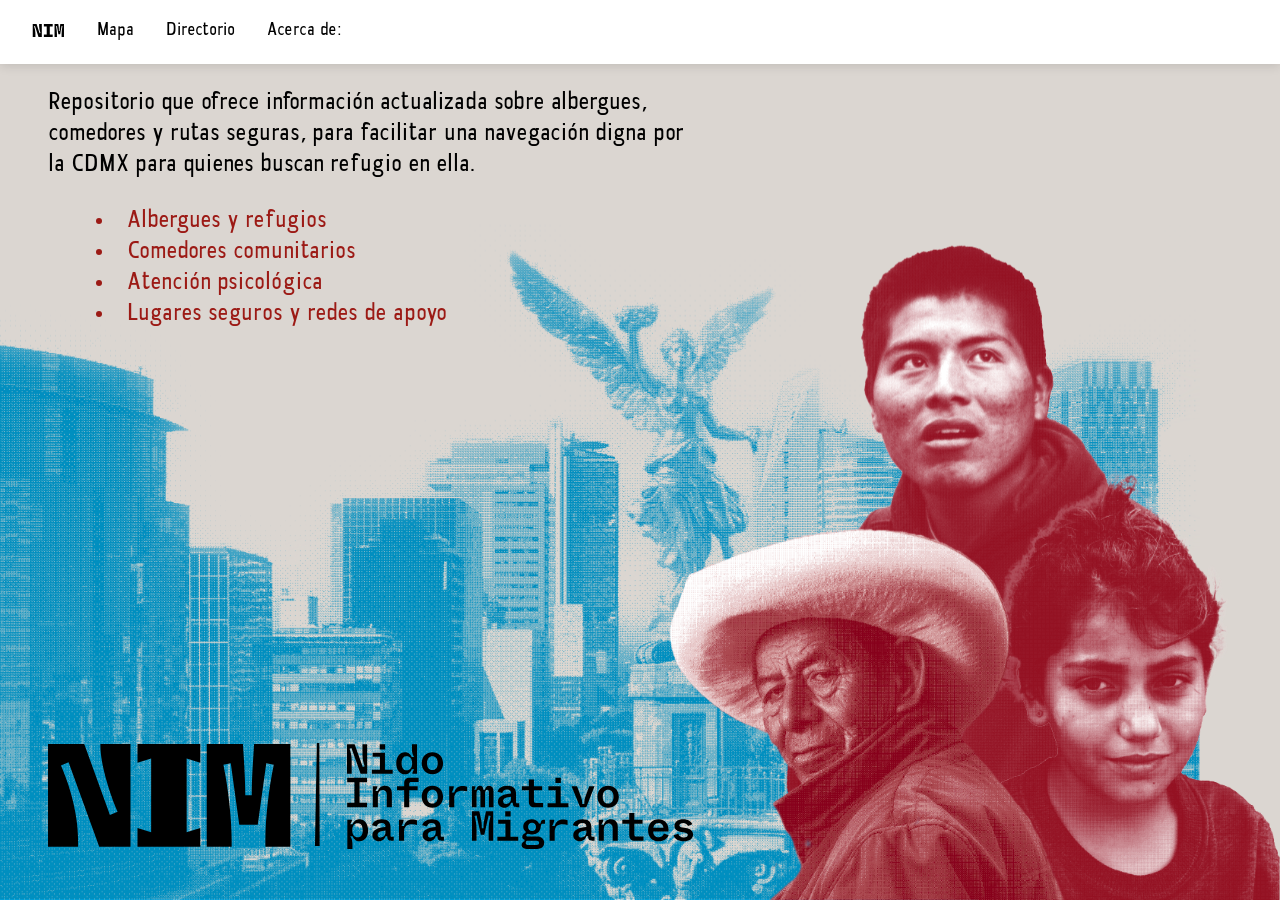
<file: index.html>
<!DOCTYPE html>
<html lang="es">
<head>
    <meta charset="UTF-8">
    <meta name="viewport" content="width=device-width, initial-scale=1.0">
    <title>Nido Informativo para Migrantes</title>
    <link rel="icon" type="image/x-icon" href="./img/favicon (1)/favicon.ico">
    <link rel="apple-touch-icon" href="./img/favicon (1)/apple-touch-icon.png">
    <link rel="manifest" href="./img/favicon (1)/site.webmanifest">
    <link rel="stylesheet" href="./css/index.css">
</head>
<body>
  <header id="main-header">
    <nav>
      <ul class="menu">
                <li><a href="index.html" class="nim-link">NIM</a></li>

        <li><a href="mapbox.html">Mapa</a></li>
        <li><a href="directorio.html">Directorio</a></li>
        <li><a href="acerca-de.html">Acerca de:</a></li>
      </ul>
    </nav>
  </header>
  <main>
    <p>Repositorio que ofrece información actualizada sobre albergues, comedores y rutas seguras, para facilitar una navegación digna por la CDMX para quienes buscan refugio en ella.</p>
      <li class="feature-list">Albergues y refugios</li>
      <li class="feature-list">Comedores comunitarios</li>
      <li class="feature-list">Atención psicológica</li>
      <li class="feature-list">Lugares seguros y redes de apoyo</li>
      
  </main>
  </main>
  <aside id="recurso-imagen">
    <img src="./img/Recurso 3.png" alt="Recurso complementario">
  </aside>
  <footer id="logo-footer">
    <img src="./img/LogoNIM horizontal.svg" alt="Nido Informativo para Migrantes">
  </footer>
</body>
</html>
</file>
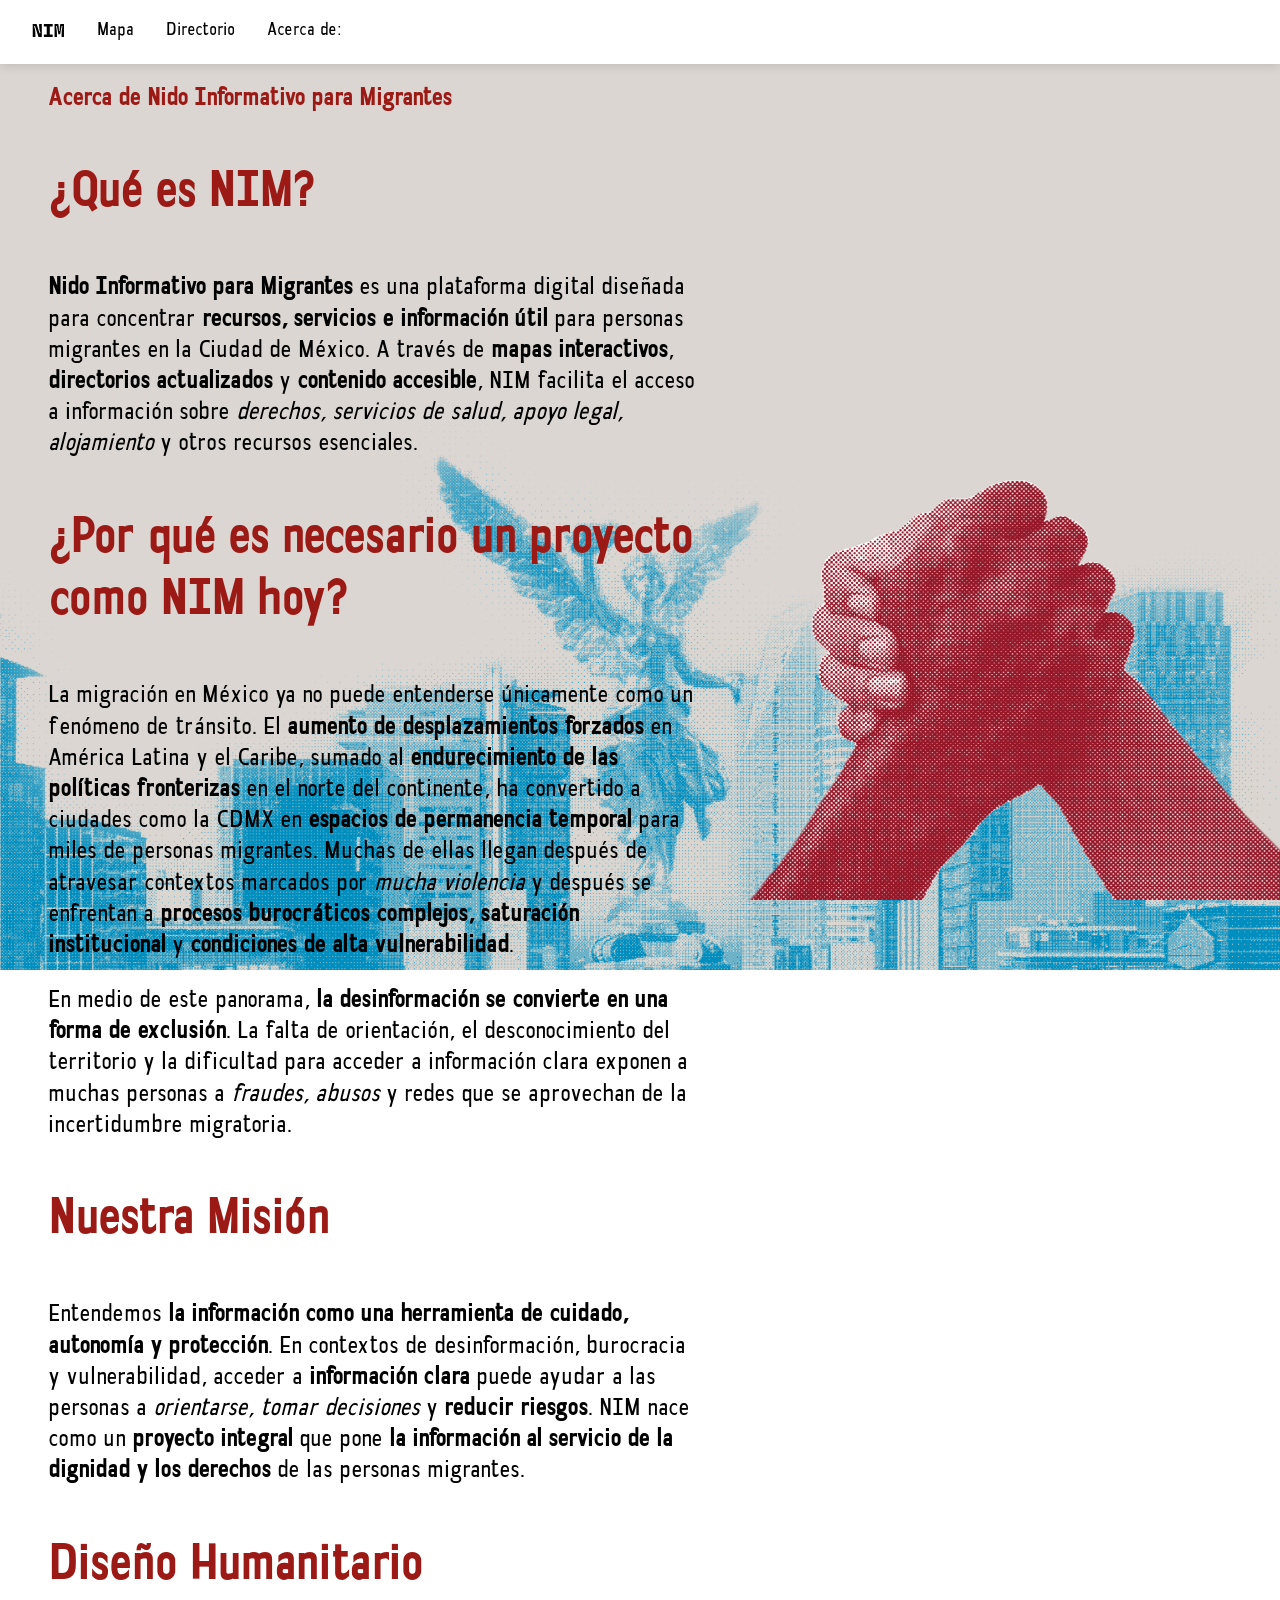
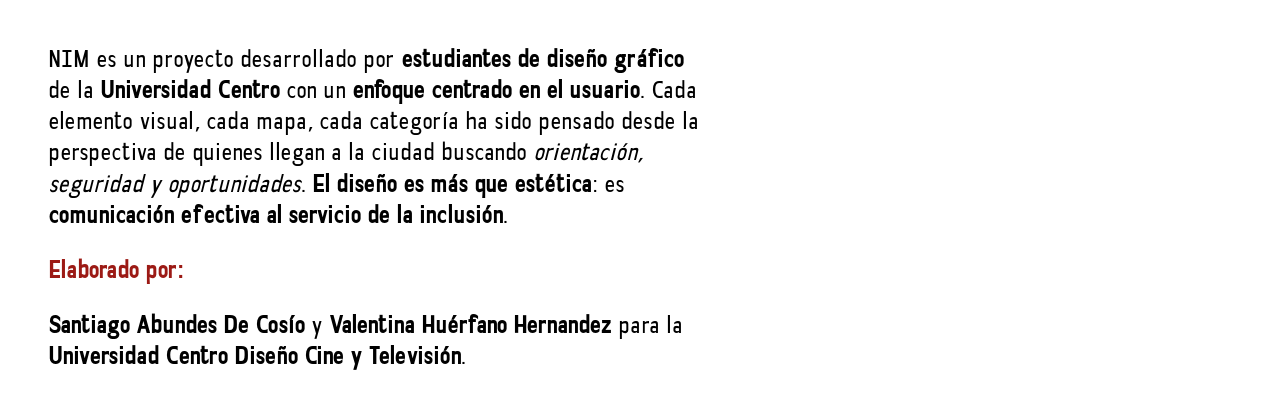
<file: acerca-de.html>
<!DOCTYPE html>
<html lang="es">

<head>
  <meta charset="UTF-8">
  <meta name="viewport" content="width=device-width, initial-scale=1.0">
  <title>Acerca de - Nido Informativo para Migrantes</title>
  <link rel="icon" type="image/x-icon" href="./img/favicon (1)/favicon.ico">
  <link rel="apple-touch-icon" href="./img/favicon (1)/apple-touch-icon.png">
  <link rel="manifest" href="./img/favicon (1)/site.webmanifest">
  <link rel="stylesheet" href="./css/acerca-de.css">
</head>

<body id="body-acerca-de">
  <header id="main-header">
    <nav>
      <ul class="menu">
        <li><a href="index.html" class="nim-link">NIM</a></li>
        <li><a href="mapbox.html">Mapa</a></li>
        <li><a href="directorio.html">Directorio</a></li>
        <li><a href="acerca-de.html">Acerca de:</a></li>
      </ul>
    </nav>
  </header>
  <main>
    <h2>Acerca de Nido Informativo para Migrantes</h2>

    <h3>¡Qué es NIM?</h3>
    <p><strong>Nido Informativo para Migrantes</strong> es una plataforma digital diseñada para concentrar <strong>recursos, servicios e información útil</strong> para personas migrantes en la Ciudad de México. A través de <strong>mapas interactivos</strong>, <strong>directorios actualizados</strong> y <strong>contenido accesible</strong>, NIM facilita el acceso a información sobre <em>derechos, servicios de salud, apoyo legal, alojamiento</em> y otros recursos esenciales.</p>
      
      <h3>¡Por qué es necesario un proyecto como NIM hoy?</h3>
    <p>La migración en México ya no puede entenderse únicamente como un fenómeno de tránsito. El <strong>aumento de desplazamientos forzados</strong> en América Latina y el Caribe, sumado al <strong>endurecimiento de las políticas fronterizas</strong> en el norte del continente, ha convertido a ciudades como la CDMX en <strong>espacios de permanencia temporal</strong> para miles de personas migrantes. Muchas de ellas llegan después de atravesar contextos marcados por <em>mucha violencia</em> y después se enfrentan a <strong>procesos burocráticos complejos, saturación institucional</strong> y <strong>condiciones de alta vulnerabilidad</strong>.</p>

    <p>En medio de este panorama, <strong>la desinformación se convierte en una forma de exclusión</strong>. La falta de orientación, el desconocimiento del territorio y la dificultad para acceder a información clara exponen a muchas personas a <em>fraudes, abusos</em> y redes que se aprovechan de la incertidumbre migratoria.</p>

    <h3>Nuestra Misión</h3>
    <p>Entendemos <strong>la información como una herramienta de cuidado, autonomía y protección</strong>. En contextos de desinformación, burocracia y vulnerabilidad, acceder a <strong>información clara</strong> puede ayudar a las personas a <em>orientarse, tomar decisiones</em> y <strong>reducir riesgos</strong>. NIM nace como un <strong>proyecto integral</strong> que pone <strong>la información al servicio de la dignidad y los derechos</strong> de las personas migrantes.</p>

    <h3>Diseño Humanitario</h3>
    <p>NIM es un proyecto desarrollado por <strong>estudiantes de diseño gráfico</strong> de la <strong>Universidad Centro</strong> con un <strong>enfoque centrado en el usuario</strong>. Cada elemento visual, cada mapa, cada categoría ha sido pensado desde la perspectiva de quienes llegan a la ciudad buscando <em>orientación, seguridad y oportunidades</em>. <strong>El diseño es más que estética</strong>: es <strong>comunicación efectiva al servicio de la inclusión</strong>.</p>
    <h2>Elaborado por:</h2>
    <p><strong>Santiago Abundes De Cosío</strong> y <strong>Valentina Huérfano Hernandez</strong> para la <strong>Universidad Centro Diseño Cine y Televisión</strong>.</p>
  </main>
  <img src="./img/manosnim.png" alt="Manosnim" class="manosnim-right">
</body>

</html>
</file>
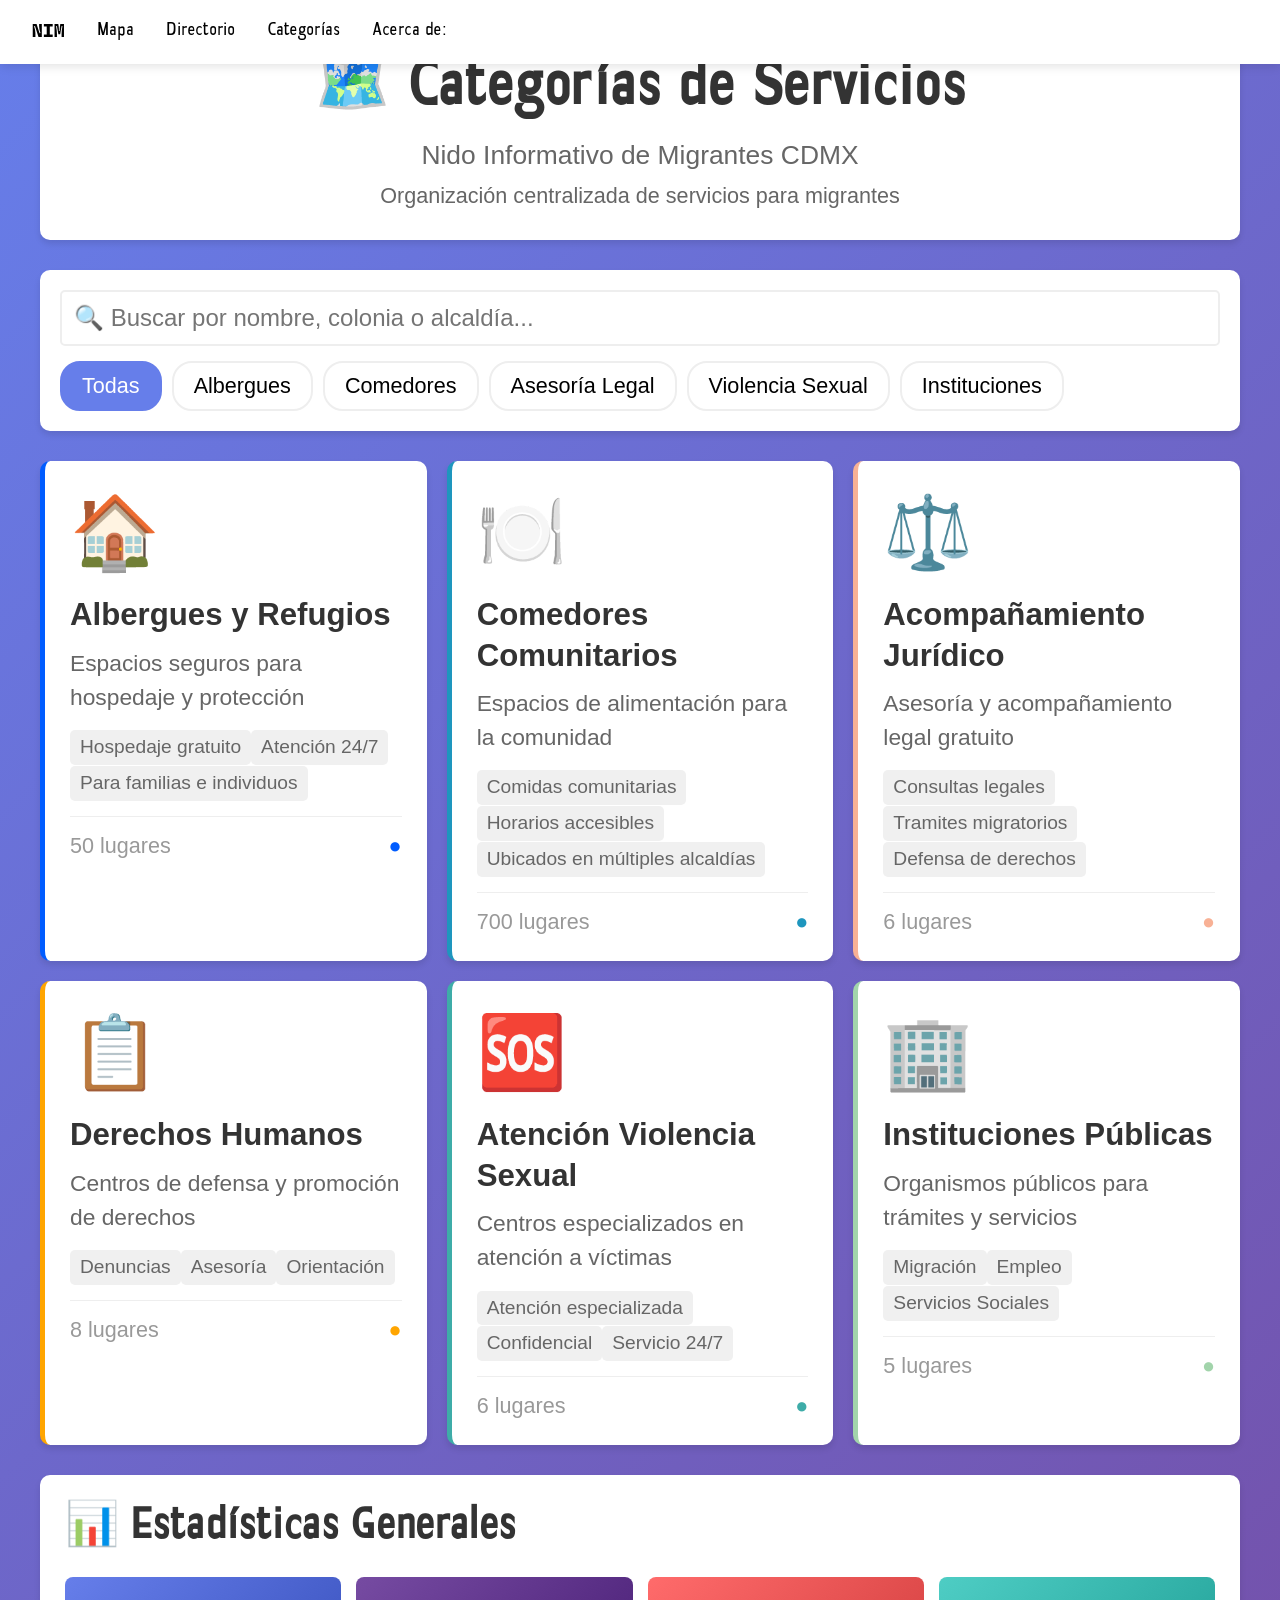
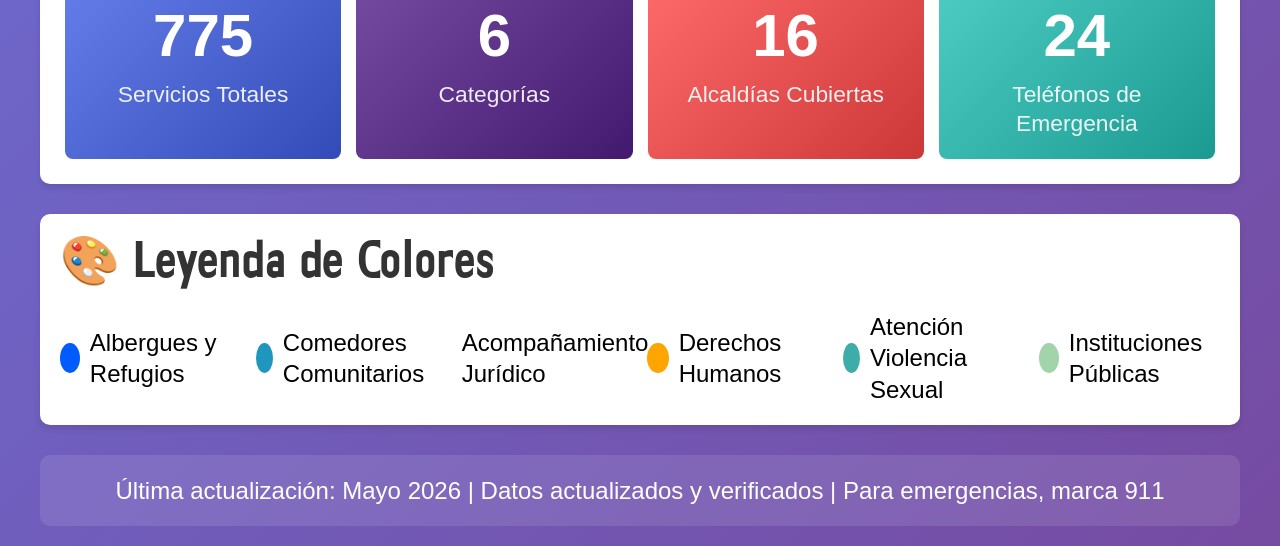
<file: categorias-view.html>
<!DOCTYPE html>
<html lang="es">
<head>
    <meta charset="UTF-8">
    <meta name="viewport" content="width=device-width, initial-scale=1.0">
    <title>Categorías de Servicios - Nido Informativo de Migrantes CDMX</title>
    <link rel="icon" type="image/x-icon" href="./img/favicon (1)/favicon.ico">
    <link rel="apple-touch-icon" href="./img/favicon (1)/apple-touch-icon.png">
    <link rel="manifest" href="./img/favicon (1)/site.webmanifest">
    <link rel="stylesheet" href="./css/style.css">
    <style>
        * {
            margin: 0;
            padding: 0;
            box-sizing: border-box;
        }

        body {
            font-family: 'Segoe UI', Tahoma, Geneva, Verdana, sans-serif;
            background: linear-gradient(135deg, #667eea 0%, #764ba2 100%);
            min-height: 100vh;
            padding: 20px;
        }

        .container {
            max-width: 1200px;
            margin: 0 auto;
        }

        .header {
            background: white;
            padding: 30px;
            border-radius: 10px;
            box-shadow: 0 4px 6px rgba(0, 0, 0, 0.1);
            margin-bottom: 30px;
            text-align: center;
        }

        .header h1 {
            color: #333;
            margin-bottom: 10px;
            font-size: 2.5em;
        }

        .header p {
            color: #666;
            font-size: 1.1em;
        }

        .categories-grid {
            display: grid;
            grid-template-columns: repeat(auto-fit, minmax(300px, 1fr));
            gap: 20px;
            margin-bottom: 30px;
        }

        .category-card {
            background: white;
            border-radius: 10px;
            padding: 25px;
            box-shadow: 0 4px 6px rgba(0, 0, 0, 0.1);
            cursor: pointer;
            transition: all 0.3s ease;
            border-left: 5px solid #ccc;
        }

        .category-card:hover {
            transform: translateY(-5px);
            box-shadow: 0 8px 12px rgba(0, 0, 0, 0.15);
        }

        .category-icon {
            font-size: 3em;
            margin-bottom: 15px;
        }

        .category-name {
            font-size: 1.3em;
            font-weight: bold;
            color: #333;
            margin-bottom: 10px;
        }

        .category-description {
            color: #666;
            font-size: 0.95em;
            margin-bottom: 15px;
            line-height: 1.5;
        }

        .category-info {
            display: flex;
            justify-content: space-between;
            font-size: 0.9em;
            color: #999;
            padding-top: 15px;
            border-top: 1px solid #eee;
            margin-top: 15px;
        }

        .category-badge {
            display: inline-block;
            background: #f0f0f0;
            padding: 5px 10px;
            border-radius: 5px;
            font-size: 0.8em;
            color: #666;
        }

        .details-section {
            background: white;
            border-radius: 10px;
            padding: 25px;
            margin-bottom: 30px;
            box-shadow: 0 4px 6px rgba(0, 0, 0, 0.1);
        }

        .details-section h2 {
            color: #333;
            margin-bottom: 20px;
            font-size: 1.8em;
            display: flex;
            align-items: center;
            gap: 10px;
        }

        .details-grid {
            display: grid;
            grid-template-columns: repeat(auto-fit, minmax(250px, 1fr));
            gap: 20px;
        }

        .detail-item {
            background: #f8f9fa;
            padding: 15px;
            border-radius: 8px;
            border-left: 4px solid #667eea;
        }

        .detail-label {
            font-weight: bold;
            color: #667eea;
            font-size: 0.9em;
            text-transform: uppercase;
            margin-bottom: 8px;
        }

        .detail-value {
            color: #333;
            font-size: 1em;
        }

        .statistics-grid {
            display: grid;
            grid-template-columns: repeat(auto-fit, minmax(200px, 1fr));
            gap: 15px;
            margin-top: 20px;
        }

        .stat-box {
            background: linear-gradient(135deg, #667eea 0%, #764ba2 100%);
            color: white;
            padding: 20px;
            border-radius: 8px;
            text-align: center;
        }

        .stat-number {
            font-size: 2.5em;
            font-weight: bold;
            margin-bottom: 5px;
        }

        .stat-label {
            font-size: 0.95em;
            opacity: 0.9;
        }

        .search-box {
            background: white;
            padding: 20px;
            border-radius: 10px;
            margin-bottom: 30px;
            box-shadow: 0 4px 6px rgba(0, 0, 0, 0.1);
        }

        .search-box input {
            width: 100%;
            padding: 12px;
            border: 2px solid #eee;
            border-radius: 5px;
            font-size: 1em;
            transition: border-color 0.3s;
        }

        .search-box input:focus {
            outline: none;
            border-color: #667eea;
        }

        .filter-buttons {
            display: flex;
            flex-wrap: wrap;
            gap: 10px;
            margin-top: 15px;
        }

        .filter-btn {
            padding: 10px 20px;
            border: 2px solid #eee;
            background: white;
            border-radius: 20px;
            cursor: pointer;
            transition: all 0.3s;
            font-size: 0.9em;
        }

        .filter-btn.active {
            background: #667eea;
            color: white;
            border-color: #667eea;
        }

        .filter-btn:hover {
            border-color: #667eea;
        }

        .table-container {
            overflow-x: auto;
            margin-top: 20px;
        }

        .data-table {
            width: 100%;
            border-collapse: collapse;
            font-size: 0.9em;
        }

        .data-table th {
            background: #667eea;
            color: white;
            padding: 12px;
            text-align: left;
            font-weight: bold;
        }

        .data-table td {
            padding: 12px;
            border-bottom: 1px solid #eee;
        }

        .data-table tr:hover {
            background: #f8f9fa;
        }

        .legend {
            background: white;
            padding: 20px;
            border-radius: 10px;
            margin-top: 20px;
            box-shadow: 0 4px 6px rgba(0, 0, 0, 0.1);
        }

        .legend h3 {
            color: #333;
            margin-bottom: 15px;
        }

        .legend-items {
            display: grid;
            grid-template-columns: repeat(auto-fit, minmax(150px, 1fr));
            gap: 15px;
        }

        .legend-item {
            display: flex;
            align-items: center;
            gap: 10px;
        }

        .legend-color {
            width: 30px;
            height: 30px;
            border-radius: 50%;
        }

        .footer {
            background: rgba(255, 255, 255, 0.1);
            color: white;
            padding: 20px;
            border-radius: 10px;
            text-align: center;
            margin-top: 30px;
        }

        @media (max-width: 768px) {
            .categories-grid {
                grid-template-columns: 1fr;
            }

            .header h1 {
                font-size: 1.8em;
            }

            .stat-number {
                font-size: 2em;
            }
        }
    </style>
</head>
<body>
  <header id="main-header">
    <nav>
      <ul class="menu">
        <li><a href="index.html" class="nim-link">NIM</a></li>
        <li><a href="mapbox.html">Mapa</a></li>
        <li><a href="directorio.html">Directorio</a></li>
        <li><a href="categorias-view.html">Categorías</a></li>
        <li><a href="acerca-de.html">Acerca de:</a></li>
      </ul>
    </nav>
  </header>
    <div class="container">
        <!-- Header -->
        <div class="header">
            <h1>🗺️ Categorías de Servicios</h1>
            <p>Nido Informativo de Migrantes CDMX</p>
            <p style="font-size: 0.9em; margin-top: 10px;">Organización centralizada de servicios para migrantes</p>
        </div>

        <!-- Search and Filter -->
        <div class="search-box">
            <input type="text" id="searchInput" placeholder="🔍 Buscar por nombre, colonia o alcaldía...">
            <div class="filter-buttons">
                <button class="filter-btn active" onclick="filterCategory('all')">Todas</button>
                <button class="filter-btn" onclick="filterCategory('shelters')">Albergues</button>
                <button class="filter-btn" onclick="filterCategory('kitchens')">Comedores</button>
                <button class="filter-btn" onclick="filterCategory('legal')">Asesoría Legal</button>
                <button class="filter-btn" onclick="filterCategory('sexualViolence')">Violencia Sexual</button>
                <button class="filter-btn" onclick="filterCategory('publicInstitutions')">Instituciones</button>
            </div>
        </div>

        <!-- Categories Grid -->
        <div class="categories-grid" id="categoriesGrid">
            <!-- Se llenará dinámicamente -->
        </div>

        <!-- Statistics Section -->
        <div class="details-section" id="statisticsSection">
            <h2>📊 Estadísticas Generales</h2>
            <div class="statistics-grid" id="statsGrid">
                <!-- Se llenará dinámicamente -->
            </div>
        </div>

        <!-- Legend -->
        <div class="legend">
            <h3>🎨 Leyenda de Colores</h3>
            <div class="legend-items" id="legendItems">
                <!-- Se llenará dinámicamente -->
            </div>
        </div>

        <!-- Footer -->
        <div class="footer">
            <p>
                Última actualización: Mayo 2026 | 
                Datos actualizados y verificados | 
                Para emergencias, marca 911
            </p>
        </div>
    </div>

    <script>
        // Categorías (versión simplificada para este ejemplo)
        const CATEGORIES = {
            shelters: {
                icon: '🏠',
                name: 'Albergues y Refugios',
                description: 'Espacios seguros para hospedaje y protección',
                count: 50,
                color: '#005CFF',
                details: ['Hospedaje gratuito', 'Atención 24/7', 'Para familias e individuos']
            },
            kitchens: {
                icon: '🍽️',
                name: 'Comedores Comunitarios',
                description: 'Espacios de alimentación para la comunidad',
                count: 700,
                color: '#1E96BE',
                details: ['Comidas comunitarias', 'Horarios accesibles', 'Ubicados en múltiples alcaldías']
            },
            legal: {
                icon: '⚖️',
                name: 'Acompañamiento Jurídico',
                description: 'Asesoría y acompañamiento legal gratuito',
                count: 6,
                color: '#F8B195',
                details: ['Consultas legales', 'Tramites migratorios', 'Defensa de derechos']
            },
            humanRights: {
                icon: '📋',
                name: 'Derechos Humanos',
                description: 'Centros de defensa y promoción de derechos',
                count: 8,
                color: '#FFA500',
                details: ['Denuncias', 'Asesoría', 'Orientación']
            },
            sexualViolence: {
                icon: '🆘',
                name: 'Atención Violencia Sexual',
                description: 'Centros especializados en atención a víctimas',
                count: 6,
                color: '#3EACA8',
                details: ['Atención especializada', 'Confidencial', 'Servicio 24/7']
            },
            publicInstitutions: {
                icon: '🏢',
                name: 'Instituciones Públicas',
                description: 'Organismos públicos para trámites y servicios',
                count: 5,
                color: '#A2D4AB',
                details: ['Migración', 'Empleo', 'Servicios Sociales']
            }
        };

        // Función para renderizar categorías
        function renderCategories(filter = 'all') {
            const grid = document.getElementById('categoriesGrid');
            grid.innerHTML = '';

            Object.entries(CATEGORIES).forEach(([key, category]) => {
                if (filter !== 'all' && key !== filter) return;

                const card = document.createElement('div');
                card.className = 'category-card';
                card.style.borderLeftColor = category.color;

                const details = category.details
                    .map(d => `<div class="category-badge">${d}</div>`)
                    .join('');

                card.innerHTML = `
                    <div class="category-icon">${category.icon}</div>
                    <div class="category-name">${category.name}</div>
                    <div class="category-description">${category.description}</div>
                    <div style="margin-bottom: 15px;">${details}</div>
                    <div class="category-info">
                        <span>${category.count} lugares</span>
                        <span style="color: ${category.color}; font-weight: bold;">●</span>
                    </div>
                `;

                grid.appendChild(card);
            });
        }

        // Función para renderizar estadísticas
        function renderStatistics() {
            const statsGrid = document.getElementById('statsGrid');
            statsGrid.innerHTML = '';

            const total = Object.values(CATEGORIES).reduce((sum, cat) => sum + cat.count, 0);

            const stats = [
                { label: 'Servicios Totales', value: total, color: '#667eea' },
                { label: 'Categorías', value: Object.keys(CATEGORIES).length, color: '#764ba2' },
                { label: 'Alcaldías Cubiertas', value: 16, color: '#FF6B6B' },
                { label: 'Teléfonos de Emergencia', value: 24, color: '#4ECDC4' }
            ];

            stats.forEach(stat => {
                const box = document.createElement('div');
                box.className = 'stat-box';
                box.style.background = `linear-gradient(135deg, ${stat.color} 0%, ${adjustColor(stat.color, -20)} 100%)`;
                box.innerHTML = `
                    <div class="stat-number">${stat.value}</div>
                    <div class="stat-label">${stat.label}</div>
                `;
                statsGrid.appendChild(box);
            });
        }

        // Función para renderizar leyenda
        function renderLegend() {
            const legendItems = document.getElementById('legendItems');
            legendItems.innerHTML = '';

            Object.entries(CATEGORIES).forEach(([key, category]) => {
                const item = document.createElement('div');
                item.className = 'legend-item';
                item.innerHTML = `
                    <div class="legend-color" style="background: ${category.color}"></div>
                    <span>${category.name}</span>
                `;
                legendItems.appendChild(item);
            });
        }

        // Función para filtrar categorías
        function filterCategory(category) {
            // Actualizar botones activos
            document.querySelectorAll('.filter-btn').forEach(btn => {
                btn.classList.remove('active');
            });
            event.target.classList.add('active');

            // Renderizar categorías filtradas
            renderCategories(category);
        }

        // Función auxiliar para ajustar colores
        function adjustColor(color, percent) {
            const num = parseInt(color.replace('#', ''), 16);
            const amt = Math.round(2.55 * percent);
            const R = (num >> 16) + amt;
            const G = (num >> 8 & 0x00FF) + amt;
            const B = (num & 0x0000FF) + amt;
            return '#' + (0x1000000 + (R < 255 ? R < 1 ? 0 : R : 255) * 0x10000 +
                (G < 255 ? G < 1 ? 0 : G : 255) * 0x100 +
                (B < 255 ? B < 1 ? 0 : B : 255))
                .toString(16).slice(1);
        }

        // Inicializar página
        document.addEventListener('DOMContentLoaded', () => {
            renderCategories();
            renderStatistics();
            renderLegend();

            // Agregar funcionalidad de búsqueda
            document.getElementById('searchInput').addEventListener('keyup', (e) => {
                const query = e.target.value.toLowerCase();
                document.querySelectorAll('.category-card').forEach(card => {
                    const text = card.textContent.toLowerCase();
                    card.style.display = text.includes(query) ? 'block' : 'none';
                });
            });
        });
    </script>
</body>
</html>
</file>
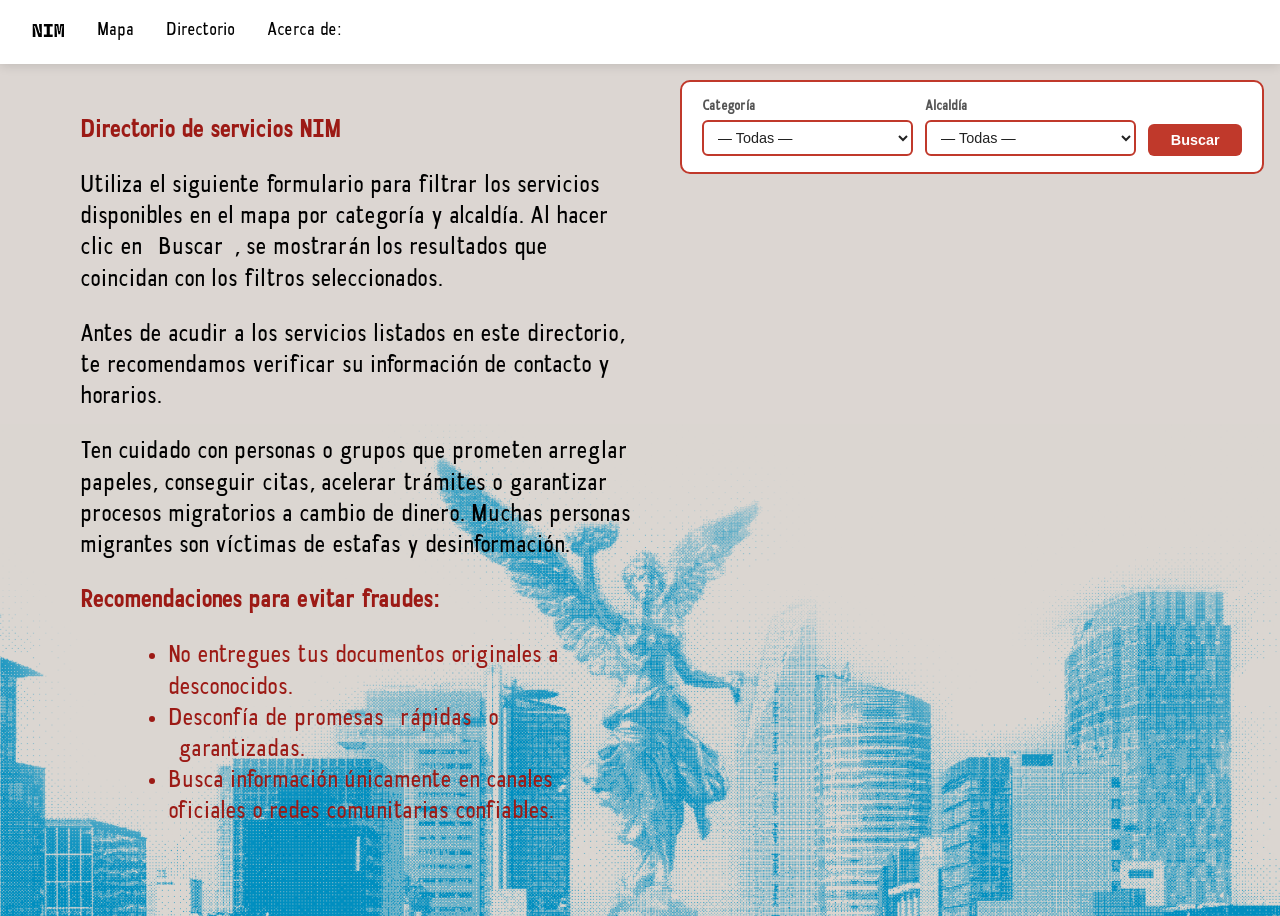
<file: directorio.html>
<!DOCTYPE html>
<html lang="es">

<head>
  <meta charset="UTF-8">
  <meta name="viewport" content="width=device-width, initial-scale=1.0">
  <title>Directorio | NIM</title>
  <link rel="icon" type="image/x-icon" href="./img/favicon (1)/favicon.ico">
  <link rel="apple-touch-icon" href="./img/favicon (1)/apple-touch-icon.png">
  <link rel="manifest" href="./img/favicon (1)/site.webmanifest">
  <link rel="stylesheet" href="./css/style.css">
  <link rel="stylesheet" href="./css/tablas.css">
  <link rel="stylesheet" href="./css/directorio.css">
</head>

<body id="body-directorio">
  <header id="main-header">
    <nav>
      <ul class="menu">
        <li><a href="index.html" class="nim-link">NIM</a></li>
        <li><a href="mapbox.html">Mapa</a></li>
        <li><a href="directorio.html">Directorio</a></li>
        <li><a href="acerca-de.html">Acerca de:</a></li>
      </ul>
    </nav>
  </header>
  <main>
    <div class="info-section">
      <h2>Directorio de servicios NIM</h2>

      <p>Utiliza el siguiente formulario para filtrar los servicios disponibles en el mapa por categoría y alcaldía. Al
        hacer clic en "Buscar", se mostrarán los resultados que coincidan con los filtros seleccionados.</p>

      <p>Antes de acudir a los servicios listados en este directorio, te recomendamos verificar su información de
        contacto
        y horarios.</p>

      <p>Ten cuidado con personas o grupos que prometen arreglar papeles, conseguir citas, acelerar trámites o garantizar
        procesos migratorios a cambio de dinero.
        Muchas personas migrantes son víctimas de estafas y desinformación.</p>
      <h2>Recomendaciones para evitar fraudes:</h2>
      <ul>
        <li class="feature-list">No entregues tus documentos originales a desconocidos.</li>
        <li class="feature-list">Desconfía de promesas "rápidas" o "garantizadas."</li>
        <li class="feature-list">Busca información únicamente en canales oficiales o redes comunitarias confiables.</li>
      </ul>
    </div>
    <div id="form-table-container">
      <form class="filtro-form" id="filtroForm">
        <label>
          Categoría
          <select id="selectCategoria">
            <option value="">— Todas —</option>
            <option value="comedores">Comedores</option>
            <option value="albergues">Albergues</option>
            <option value="juridico">Acompañamiento Jurídico</option>
            <option value="violencia-sexual">Violencia Sexual</option>
            <option value="instituciones-publicas">Instituciones Públicas</option>
          </select>
        </label>

        <label>
          Alcaldía
          <select id="selectAlcaldia">
            <option value="">— Todas —</option>
            <option value="Álvaro Obregón">Álvaro Obregón</option>
            <option value="Azcapotzalco">Azcapotzalco</option>
            <option value="Benito Juárez">Benito Juárez</option>
            <option value="Coyoacán">Coyoacán</option>
            <option value="Cuajimalpa de Morelos">Cuajimalpa de Morelos</option>
            <option value="Cuauhtémoc">Cuauhtémoc</option>
            <option value="Gustavo A. Madero">Gustavo A. Madero</option>
            <option value="Iztacalco">Iztacalco</option>
            <option value="Iztapalapa">Iztapalapa</option>
            <option value="La Magdalena Contreras">La Magdalena Contreras</option>
            <option value="Miguel Hidalgo">Miguel Hidalgo</option>
            <option value="Milpa Alta">Milpa Alta</option>
            <option value="Tláhuac">Tláhuac</option>
            <option value="Tlalpan">Tlalpan</option>
            <option value="Venustiano Carranza">Venustiano Carranza</option>
            <option value="Xochimilco">Xochimilco</option>
          </select>
        </label>

        <button type="submit" class="btn-buscar">Buscar</button>
      </form>

      <div id="resultados"></div>

    </div>
  </main>
  <script src="js/markers.js"></script>
  <script>
    var form = document.getElementById('filtroForm');
    var contenedor = document.getElementById('resultados');

    form.addEventListener('submit', function (e) {
      e.preventDefault();

      // Validar que el objeto NIM_MAPBOX_DATA exista
      if (!window.NIM_MAPBOX_DATA || !window.NIM_MAPBOX_DATA.geojson || !window.NIM_MAPBOX_DATA.geojson.features) {
        contenedor.innerHTML = '<p class="sin-resultados">Error: Los datos no están disponibles. Por favor, recarga la página.</p>';
        console.error('NIM_MAPBOX_DATA no está disponible', window.NIM_MAPBOX_DATA);
        return;
      }

      var catFiltro = document.getElementById('selectCategoria').value;
      var alcaldiaFiltro = document.getElementById('selectAlcaldia').value;

      var features = window.NIM_MAPBOX_DATA.geojson.features.filter(function (f) {
        var p = f.properties;
        var okCat = !catFiltro || p.category === catFiltro;
        var okAlcaldia = !alcaldiaFiltro || p.borough === alcaldiaFiltro;
        return okCat && okAlcaldia;
      });

      contenedor.innerHTML = '';

      // Scroll suave hacia los resultados
      contenedor.scrollIntoView({ behavior: 'smooth', block: 'start' });

      if (features.length === 0) {
        contenedor.innerHTML = '<p class="sin-resultados">No se encontraron resultados para los filtros seleccionados.</p>';
        return;
      }

      var grupos = {};
      features.forEach(function (f) {
        var cat = f.properties.categoryLabel || f.properties.category;
        if (!grupos[cat]) grupos[cat] = [];
        grupos[cat].push(f.properties);
      });

      Object.keys(grupos).forEach(function (catLabel) {
        var spots = grupos[catLabel];
        var seccion = document.createElement('div');
        seccion.className = 'resultados-categoria';

        var filas = spots.map(function (p) {
          var telefono = p.phone
            ? '<a href="' + (p.phoneHref || 'tel:' + p.phone) + '" target="_blank">' + p.phone + '</a>'
            : '—';
          var mapa = p.mapsUrl
            ? '<a href="' + p.mapsUrl + '" target="_blank">Ver mapa</a>'
            : '—';
          return '<tr>'
            + '<td>' + (p.name || '—') + '</td>'
            + '<td>' + (p.borough || '—') + '</td>'
            + '<td>' + (p.schedule || '—') + '</td>'
            + '<td>' + telefono + '</td>'
            + '<td>' + mapa + '</td>'
            + '</tr>';
        }).join('');

        seccion.innerHTML =
          '<h2>' + catLabel + '</h2>'
          + '<span class="total-badge">' + spots.length + ' resultado' + (spots.length !== 1 ? 's' : '') + '</span>'
          + '<table class="dir-table">'
          + '<thead><tr>'
          + '<th>Nombre del lugar</th>'
          + '<th>Alcaldía</th>'
          + '<th>Horario</th>'
          + '<th>Teléfono</th>'
          + '<th>Google Maps</th>'
          + '</tr></thead>'
          + '<tbody>' + filas + '</tbody>'
          + '</table>';

        contenedor.appendChild(seccion);
      });
    });
  </script>

</body>

</html>
</file>
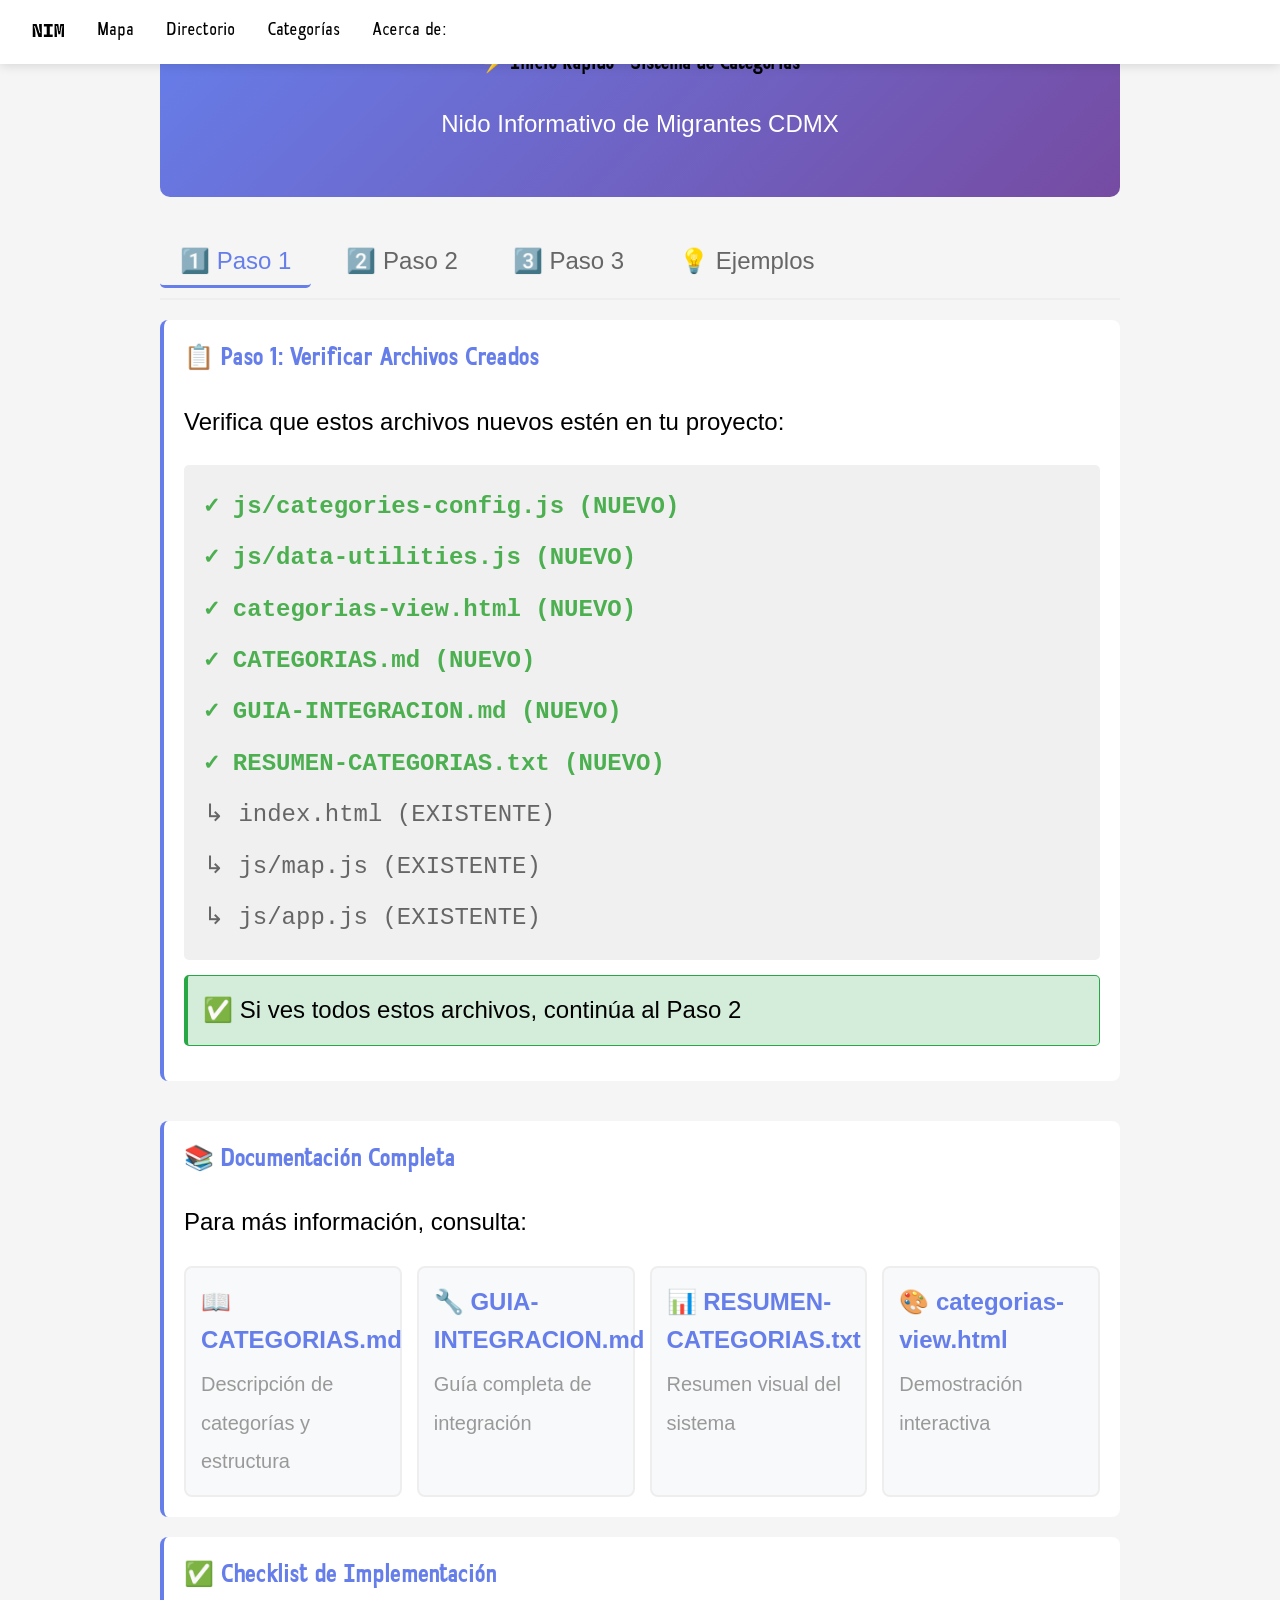
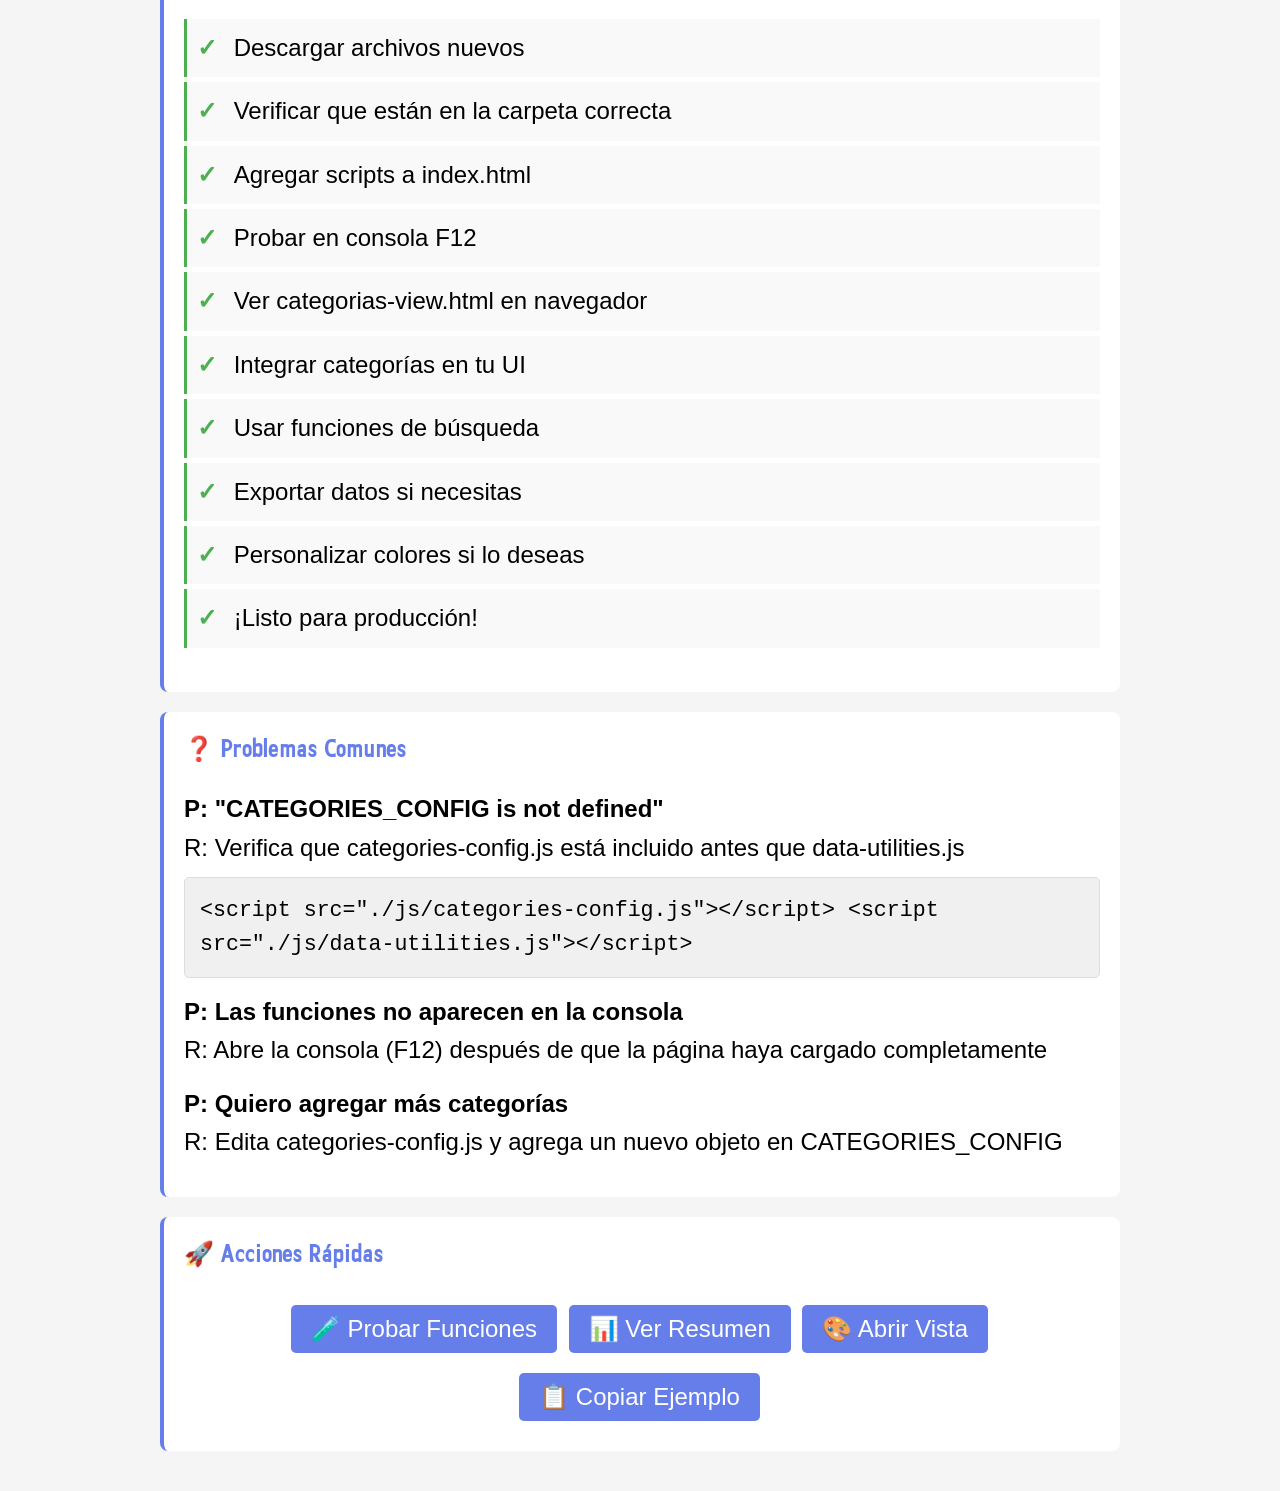
<file: INICIO-RAPIDO.html>
<!DOCTYPE html>
<html lang="es">
<head>
    <meta charset="UTF-8">
    <meta name="viewport" content="width=device-width, initial-scale=1.0">
    <title>Inicio Rápido - Sistema de Categorías</title>
    <link rel="stylesheet" href="./css/style.css">
    <style>
        body {
            font-family: 'Segoe UI', Tahoma, Geneva, Verdana, sans-serif;
            line-height: 1.6;
            max-width: 1000px;
            margin: 0 auto;
            padding: 20px;
            background: #f5f5f5;
        }
        
        .header {
            background: linear-gradient(135deg, #667eea 0%, #764ba2 100%);
            color: white;
            padding: 30px;
            border-radius: 10px;
            margin-bottom: 30px;
            text-align: center;
        }
        
        .header h1 {
            margin: 0 0 10px 0;
        }
        
        .section {
            background: white;
            padding: 20px;
            margin-bottom: 20px;
            border-radius: 8px;
            border-left: 4px solid #667eea;
        }
        
        .section h2 {
            color: #667eea;
            margin-top: 0;
            display: flex;
            align-items: center;
            gap: 10px;
        }
        
        .code-block {
            background: #f0f0f0;
            border: 1px solid #ddd;
            border-radius: 5px;
            padding: 15px;
            overflow-x: auto;
            font-family: 'Courier New', monospace;
            font-size: 0.9em;
            margin: 15px 0;
        }
        
        .checklist {
            list-style: none;
            padding: 0;
        }
        
        .checklist li {
            padding: 10px;
            margin: 5px 0;
            background: #f9f9f9;
            border-left: 3px solid #4CAF50;
        }
        
        .checklist li:before {
            content: "✓ ";
            color: #4CAF50;
            font-weight: bold;
            margin-right: 10px;
        }
        
        .highlight {
            background: #fffacd;
            padding: 2px 6px;
            border-radius: 3px;
        }
        
        .warning {
            background: #fff3cd;
            border: 1px solid #ffc107;
            border-radius: 5px;
            padding: 15px;
            margin: 15px 0;
            border-left: 4px solid #ffc107;
        }
        
        .success {
            background: #d4edda;
            border: 1px solid #28a745;
            border-radius: 5px;
            padding: 15px;
            margin: 15px 0;
            border-left: 4px solid #28a745;
        }
        
        .file-list {
            background: #f0f0f0;
            padding: 15px;
            border-radius: 5px;
            font-family: monospace;
            margin: 15px 0;
        }
        
        .file-list div {
            padding: 5px;
            margin: 3px 0;
        }
        
        .file-new {
            color: #4CAF50;
            font-weight: bold;
        }
        
        .file-existing {
            color: #666;
        }
        
        button {
            background: #667eea;
            color: white;
            border: none;
            padding: 10px 20px;
            border-radius: 5px;
            cursor: pointer;
            font-size: 1em;
            margin: 10px 5px 10px 0;
        }
        
        button:hover {
            background: #764ba2;
        }
        
        .console {
            background: #1e1e1e;
            color: #00ff00;
            padding: 15px;
            border-radius: 5px;
            font-family: 'Courier New', monospace;
            margin: 15px 0;
            font-size: 0.9em;
        }
        
        .tabs {
            display: flex;
            gap: 10px;
            margin: 20px 0 0 0;
            border-bottom: 2px solid #eee;
        }
        
        .tab {
            padding: 10px 20px;
            cursor: pointer;
            border: none;
            background: none;
            font-size: 1em;
            border-bottom: 3px solid transparent;
            color: #666;
            transition: all 0.3s;
        }
        
        .tab:hover {
            color: #667eea;
            border-bottom-color: #667eea;
        }
        
        .tab.active {
            color: #667eea;
            border-bottom-color: #667eea;
        }
        
        .tab-content {
            display: none;
            padding: 20px 0;
        }
        
        .tab-content.active {
            display: block;
        }
        
        .links {
            display: grid;
            grid-template-columns: repeat(auto-fit, minmax(200px, 1fr));
            gap: 15px;
            margin-top: 20px;
        }
        
        .link-card {
            background: #f8f9fa;
            padding: 15px;
            border-radius: 8px;
            border: 2px solid #eee;
            text-decoration: none;
            color: #333;
            transition: all 0.3s;
            cursor: pointer;
        }
        
        .link-card:hover {
            border-color: #667eea;
            box-shadow: 0 4px 8px rgba(0,0,0,0.1);
        }
        
        .link-card strong {
            display: block;
            color: #667eea;
            margin-bottom: 5px;
        }
        
        .link-card small {
            color: #999;
        }
    </style>
</head>
<body>
  <header id="main-header">
    <nav>
      <ul class="menu">
        <li><a href="index.html" class="nim-link">NIM</a></li>
        <li><a href="mapbox.html">Mapa</a></li>
        <li><a href="directorio.html">Directorio</a></li>
        <li><a href="categorias-view.html">Categorías</a></li>
        <li><a href="acerca-de.html">Acerca de:</a></li>
      </ul>
    </nav>
  </header>
    <div class="header">
        <h1>⚡ Inicio Rápido - Sistema de Categorías</h1>
        <p>Nido Informativo de Migrantes CDMX</p>
    </div>
    
    <div class="tabs">
        <button class="tab active" onclick="switchTab('paso1')">1️⃣ Paso 1</button>
        <button class="tab" onclick="switchTab('paso2')">2️⃣ Paso 2</button>
        <button class="tab" onclick="switchTab('paso3')">3️⃣ Paso 3</button>
        <button class="tab" onclick="switchTab('ejemplos')">💡 Ejemplos</button>
    </div>
    
    <!-- PASO 1 -->
    <div id="paso1" class="tab-content active">
        <div class="section">
            <h2>📋 Paso 1: Verificar Archivos Creados</h2>
            
            <p>Verifica que estos archivos nuevos estén en tu proyecto:</p>
            
            <div class="file-list">
                <div class="file-new">✓ js/categories-config.js (NUEVO)</div>
                <div class="file-new">✓ js/data-utilities.js (NUEVO)</div>
                <div class="file-new">✓ categorias-view.html (NUEVO)</div>
                <div class="file-new">✓ CATEGORIAS.md (NUEVO)</div>
                <div class="file-new">✓ GUIA-INTEGRACION.md (NUEVO)</div>
                <div class="file-new">✓ RESUMEN-CATEGORIAS.txt (NUEVO)</div>
                <div class="file-existing">↳ index.html (EXISTENTE)</div>
                <div class="file-existing">↳ js/map.js (EXISTENTE)</div>
                <div class="file-existing">↳ js/app.js (EXISTENTE)</div>
            </div>
            
            <div class="success">
                ✅ Si ves todos estos archivos, continúa al Paso 2
            </div>
        </div>
    </div>
    
    <!-- PASO 2 -->
    <div id="paso2" class="tab-content">
        <div class="section">
            <h2>🔌 Paso 2: Integrar en index.html</h2>
            
            <p>Abre tu archivo <span class="highlight">index.html</span> y agrega estas líneas antes de cerrar el <span class="highlight">&lt;/body&gt;</span>:</p>
            
            <div class="code-block">
&lt;!-- Configuración de categorías (NUEVO) --&gt;
&lt;script src="./js/categories-config.js"&gt;&lt;/script&gt;

&lt;!-- Utilidades de datos (NUEVO) --&gt;
&lt;script src="./js/data-utilities.js"&gt;&lt;/script&gt;

&lt;!-- Mapas (EXISTENTE - sin cambios) --&gt;
&lt;script src="./js/map.js"&gt;&lt;/script&gt;
            </div>
            
            <div class="warning">
                ⚠️ Importante: Agrega los scripts en este orden:
                <br>1. categories-config.js
                <br>2. data-utilities.js
                <br>3. Después tus scripts existentes
            </div>
            
            <div class="success">
                ✅ Una vez agregados, continúa al Paso 3
            </div>
        </div>
    </div>
    
    <!-- PASO 3 -->
    <div id="paso3" class="tab-content">
        <div class="section">
            <h2>🧪 Paso 3: Probar que Funciona</h2>
            
            <p>Abre la Consola de Desarrollador (F12 o Ctrl+Shift+I) y ejecuta esto:</p>
            
            <div class="code-block">
// Debe mostrar las categorías
console.log(getOrderedCategories());

// Debe mostrar una categoría específica
console.log(getCategoryById('kitchens'));

// Debe mostrar 6 categorías
const cats = getOrderedCategories();
console.log(`Total categorías: ${cats.length}`);
            </div>
            
            <p><strong>Si ves salida en la consola sin errores ✓, ¡estás listo!</strong></p>
            
            <div class="success">
                ✅ Sistema funcionando correctamente
            </div>
        </div>
    </div>
    
    <!-- EJEMPLOS -->
    <div id="ejemplos" class="tab-content">
        <div class="section">
            <h2>💡 Ejemplo 1: Mostrar Todas las Categorías</h2>
            <div class="code-block">
const categories = getOrderedCategories();

categories.forEach(cat => {
    console.log(`${cat.icon} ${cat.name}`);
    console.log(`   Descripción: ${cat.description}`);
    console.log(`   Total: ${cat.fields}`);
});
            </div>
        </div>
        
        <div class="section">
            <h2>💡 Ejemplo 2: Buscar Servicios</h2>
            <div class="code-block">
// Buscar comedores comunitarios
const kitchens = getCategoryById('kitchens');
const community = filterBySubcategory(
    comedoresData, 
    'kitchens', 
    'community'
);

console.log(`Encontré ${community.length} comedores comunitarios`);
            </div>
        </div>
        
        <div class="section">
            <h2>💡 Ejemplo 3: Lugares Cercanos</h2>
            <div class="code-block">
// Usuario en ubicación (19.48, -99.15)
const nearby = findNearbyPlaces(
    allServices,
    19.48,
    -99.15,
    2  // 2 km de radio
);

nearby.forEach(place => {
    console.log(`${place.Nombre} - ${formatDistance(place.distance)}`);
});
            </div>
        </div>
        
        <div class="section">
            <h2>💡 Ejemplo 4: Agrupar por Alcaldía</h2>
            <div class="code-block">
// Agrupar comedores por alcaldía
const byBorough = groupByBorough(comedoresData);

Object.entries(byBorough).forEach(([borough, places]) => {
    console.log(`${borough}: ${places.length} lugares`);
});
            </div>
        </div>
    </div>
    
    <!-- SECCIÓN ADICIONAL -->
    <div class="section">
        <h2>📚 Documentación Completa</h2>
        <p>Para más información, consulta:</p>
        <div class="links">
            <div class="link-card" onclick="openFile('CATEGORIAS.md')">
                <strong>📖 CATEGORIAS.md</strong>
                <small>Descripción de categorías y estructura</small>
            </div>
            <div class="link-card" onclick="openFile('GUIA-INTEGRACION.md')">
                <strong>🔧 GUIA-INTEGRACION.md</strong>
                <small>Guía completa de integración</small>
            </div>
            <div class="link-card" onclick="openFile('RESUMEN-CATEGORIAS.txt')">
                <strong>📊 RESUMEN-CATEGORIAS.txt</strong>
                <small>Resumen visual del sistema</small>
            </div>
            <div class="link-card" onclick="openFile('categorias-view.html')">
                <strong>🎨 categorias-view.html</strong>
                <small>Demostración interactiva</small>
            </div>
        </div>
    </div>
    
    <!-- CHECKLIST FINAL -->
    <div class="section">
        <h2>✅ Checklist de Implementación</h2>
        <ul class="checklist">
            <li>Descargar archivos nuevos</li>
            <li>Verificar que están en la carpeta correcta</li>
            <li>Agregar scripts a index.html</li>
            <li>Probar en consola F12</li>
            <li>Ver categorias-view.html en navegador</li>
            <li>Integrar categorías en tu UI</li>
            <li>Usar funciones de búsqueda</li>
            <li>Exportar datos si necesitas</li>
            <li>Personalizar colores si lo deseas</li>
            <li>¡Listo para producción!</li>
        </ul>
    </div>
    
    <!-- AYUDA -->
    <div class="section">
        <h2>❓ Problemas Comunes</h2>
        
        <div style="margin: 15px 0;">
            <strong>P: "CATEGORIES_CONFIG is not defined"</strong>
            <br>
            R: Verifica que categories-config.js está incluido antes que data-utilities.js
            <div class="code-block" style="margin-top: 10px;">
&lt;script src="./js/categories-config.js"&gt;&lt;/script&gt;
&lt;script src="./js/data-utilities.js"&gt;&lt;/script&gt;
            </div>
        </div>
        
        <div style="margin: 15px 0;">
            <strong>P: Las funciones no aparecen en la consola</strong>
            <br>
            R: Abre la consola (F12) después de que la página haya cargado completamente
        </div>
        
        <div style="margin: 15px 0;">
            <strong>P: Quiero agregar más categorías</strong>
            <br>
            R: Edita categories-config.js y agrega un nuevo objeto en CATEGORIES_CONFIG
        </div>
    </div>
    
    <!-- BOTONES DE ACCIÓN -->
    <div class="section" style="text-align: center;">
        <h2>🚀 Acciones Rápidas</h2>
        <button onclick="testFunctions()">🧪 Probar Funciones</button>
        <button onclick="showSummary()">📊 Ver Resumen</button>
        <button onclick="openView()">🎨 Abrir Vista</button>
        <button onclick="copyCode()">📋 Copiar Ejemplo</button>
    </div>
    
    <script>
        function switchTab(tabName) {
            // Ocultar todos
            document.querySelectorAll('.tab-content').forEach(t => {
                t.classList.remove('active');
            });
            document.querySelectorAll('.tab').forEach(t => {
                t.classList.remove('active');
            });
            
            // Mostrar seleccionado
            document.getElementById(tabName).classList.add('active');
            event.target.classList.add('active');
        }
        
        function openFile(file) {
            alert(`Abre el archivo: ${file}\n\nUbicación: ${file}`);
        }
        
        function testFunctions() {
            const msg = `
✅ PRUEBA DE FUNCIONES

Abre la consola (F12) y verás:
- console.log(getOrderedCategories())
- console.log(getCategoryById('kitchens'))
- console.log(searchPlaces)

Revisa que no haya errores rojos.
            `;
            alert(msg);
        }
        
        function showSummary() {
            const msg = `
📊 RESUMEN DEL SISTEMA

✓ 6 categorías principales
✓ 16 alcaldías con colores
✓ 780+ servicios registrados
✓ 15+ funciones disponibles
✓ Búsqueda, filtrado, exportación
✓ Geolocalización
✓ Documentación completa
            `;
            alert(msg);
        }
        
        function openView() {
            window.open('categorias-view.html', '_blank');
        }
        
        function copyCode() {
            const code = `
const categories = getOrderedCategories();
console.log(categories);
            `.trim();
            navigator.clipboard.writeText(code);
            alert('✅ Código copiado al portapapeles');
        }
    </script>
</body>
</html>
</file>
<file: css/index.css>
@import url('./common.css');

body {
    background: url('../img/FondoHero.png');
    background-size: cover;
    background-attachment: fixed;
    background-position: bottom left;
    background-repeat: no-repeat;
}

footer {
    position: relative;
    bottom: 0;
    left: 0;
    z-index: 999;
    padding: 0em;
    background: transparent;
    display: flex;
    align-items: flex-end;
    justify-content: flex-start;
    height: 25vh;
    padding: 2em;
    width: 100%;
}

@media screen and (min-width: 640px) {
    footer {
        width: 75%;
        position: fixed;
    }
}

footer img {
    max-width: 100%;
    height: 75;
    width: 75%;
}

#recurso-imagen {
    position: fixed;
    bottom: 0;
    right: 0;
    z-index: 100;
    display: flex;
    align-items: flex-end;
    justify-content: flex-end;
    width: auto;
    height: 100%;
    pointer-events: none;
}

#recurso-imagen img {
    max-width: 50vw;
    max-height: 90%;
    object-fit: contain;
    object-position: bottom right;
}

@media screen and (max-width: 860px) {
    #recurso-imagen img {
        max-width: 40vw;
        height: auto;
    }
}

/* Feature list styling */
.feature-list {
    color: var(--accent-color);
    margin-left: 3rem;
    text-wrap-style: balance;
}
</file>
<file: css/acerca-de.css>
@import url('./common.css');

body#body-acerca-de {
    background: url('../img/backgrouncdmx.png') !important;
    background-size: cover !important;
    background-attachment: fixed !important;
    background-position: center !important;
    background-repeat: no-repeat !important;
}

img.manosnim-right {
    position: relative;
    right: 0;
    bottom: 0;
    height: auto;
    max-width: 540px;
    object-fit: contain;
    pointer-events: none;
    z-index: 0;
    margin: 0 auto;
    display: block;
}

@media screen and (min-width: 640px) {
    img.manosnim-right {
        width: 75%;
        position: fixed;
    }
}
</file>
<file: css/style.css>
@font-face {
    font-family: 'Nidus';
    src: url('./Nidus-Regular.woff2') format('woff2');
}

@font-face {
    font-family: 'ABCWhyte';
    src: url('../fonts/ABCWhyteMonoInktrap-Heavy-Trial.otf') format('opentype');
    font-weight: normal;
    font-style: normal;
}

:root {
    --text-color: rgb(0, 0, 0);
    --bg-color: #dbd6d1;
    --subtitle-color: #9c1a15;
    --font: "Nidus", sans-serif;
    --title-font: "Nidus", sans-serif;
    --accent-color: #9c1a15;
    --nav-color: #000;
    --title-color: #000;
    --header-height: 4rem;
}


html {
    font-size: 100%;
    scroll-behavior: smooth;
    box-sizing: border-box;
}

* {
    box-sizing: inherit;
}

header {
    width: 100%;
    position: fixed;
    top: 0;
    left: 0;
    right: 0;
    height: var(--header-height);
    background: rgba(255, 255, 255, 1);
    box-shadow: 0 2px 10px rgba(0, 0, 0, 0.12);
    font-family: var(--title-font);
    padding: 0;
    z-index: 1000;
    display: flex;
    align-items: center;
    justify-content: flex-start;
}

header .logo a {
    display: none;
}

header .logo a:hover {
    color: var(--accent-color);
}

.nim-link {
    font-family: 'ABCWhyte', sans-serif !important;
}

header .sections {
    display: flex;
    gap: 1.5rem;
}

header .sections a {
    color: var(--accent-color);
    text-decoration: none;
    font-size: 1rem;
}

header .sections a:hover {
    text-decoration: underline;
}

head {
    display: block;
}

body {
    color: var(--text-color);
    background-color: var(--bg-color);
    accent-color: var(--accent-color);
    font-family: var(--font);
    font-size: 1.5rem;
    padding: 0;
    margin: 0;
    background: url('../img/FondoHero.png');
    background-size: cover;
    background-attachment: fixed;
    background-position: bottom left;
    background-repeat: no-repeat;
    line-height: 1.3;
}

body#body-directorio {
    background: url('../img/backgrouncdmx.png');
    background-size: contain;
    background-attachment: fixed;
    background-position: bottom left;
    background-repeat: no-repeat;
}

body#body-acerca-de {
    background: url('../img/backgrouncdmx.png') !important;
    background-size: cover !important;
    background-attachment: fixed !important;
    background-position: center !important;
    background-repeat: no-repeat !important;
}

img.manosnim-right {
    position: relative;
    right: 0;
    bottom: 0;
    height: auto;
    max-width: 540px;
    object-fit: contain;
    pointer-events: none;
    z-index: 0;
    margin: 0 auto;
    display: block;
}

@media screen and (min-width: 640px) {
    img.manosnim-right {
        width: 75%;
        position: fixed;
    }
}

@media screen and (min-width: 640px) {
    body {
        overflow: auto;
    }
}

svg,
img {
    max-width: 100%;
    height: auto;
}

main {
    width: 75%;
    max-width: 50ch;
    align-items: center;
    padding-top: var(--header-height);
    padding-left: 3rem;
    position: relative;
    z-index: 2;
    min-width: 320px;
}

nav {
    display: block;
    text-align: left;
    color: var(--nav-color);
    font-family: var(--nav-font);
    font-weight: 900;
}

a {
    color: inherit;
    font-weight: 400;
}

a:hover {
    transition: all 1s ease;
    color: var(--accent-color);
    font-weight: 900;
}

/* general header link sizing is managed by specific selectors */

h1,
h2,
h3,
h4,
h5,
h6 {
    color: #9c1a15;
    font-family: var(--title-font);
    font-variation-settings: "wdth" 400, "wght" 400;
}

h1 {
    font-size: 3em;
}

h2 {
    font-size: 2.5em;
}

/* reset nav font-size so links are normal size */
nav {
    font-size: 1rem;
}

/* header-specific layout */
header nav {
    display: flex;
    align-items: center;
    justify-content: flex-start;
    gap: 2em;
    width: 100%;
    padding: 0 2em;
}

header nav .menu {
    display: flex;
    gap: 2rem;
    list-style: none;
    margin: 0;
    padding: 0;
}

header nav .menu a {
    color: var(--nav-color);
    text-decoration: none;
    font-size: 1.1rem;
    font-weight: 500;
}

header nav .menu a:hover {
    color: var(--accent-color);
    text-decoration: underline;
}

h1 {
    font-size: .8em;
    color: var(--text-color);
}

h2 {
    font-size: 1em;

}

h3 {
    font-size: 2em;
}

h4 {
    font-size: 1em;
}

.hero {
    display: flex;
    flex-direction: column;
    justify-content: flex-start;
    height: calc(100vh - var(--header-height));
    padding-top: var(--header-height);
    text-align: left;
    width: 100%;
    background-color: transparent;
    align-items: flex-start;
    align-content: flex-start;
}

@media (min-width: 768px) {
    .hero {
        flex-direction: row;
        align-items: flex-start;
        text-align: center;
        display: flex;
    }
}

article {
    display: flex;
    flex-direction: column;
    text-align: left;
    width: 100%;
    line-height: 1.1em;
    padding: 1em;
    height: auto;
    justify-content: flex-start;
}

@media screen and (min-width: 640px) {
    article {
        width: 50%;
        line-height: 1.1em;
        padding: 3em;
        padding-left: 0;
        padding-top: 0;
    }
}

figure {
    margin: 0;
    width: 100%;
    height: 100vh;
    float: left;
    padding: 1em;
}

@media screen and (min-width: 640px) {
    figure {
        display: flex;
        padding-bottom: 5em;
        padding-right: 2em;
        flex-direction: column;
        align-items: center;
        width: 50%;
        padding-top: 1.1em;
    }

}

figure img {
    max-width: 100%;
    height: 100%;
    object-fit: contain;
}

footer {
    position: relative;
    bottom: 0;
    left: 0;
    z-index: 999;
    padding: 0em;
    background: transparent;
    display: flex;
    align-items: flex-end;
    justify-content: flex-start;
    height: 25vh;
    padding: 2em;
    width: 100%;
}
@media screen and (min-width: 640px) {
    footer {
        width: 75%;
        position: fixed;
    }
}
footer img {
    max-width: 100%;
    height: auto;
    width: 75%;
    /* margin: 0 auto; */
}

#recurso-imagen {
    right: 0;
    top: var(--header-height);
    z-index: 1;
    display: flex;
    align-items: right;
    justify-content: flex-end;
}

@media screen and (min-width: 1024px) {
    #recurso-imagen {
        position: fixed;
        height: calc(100vh - var(--header-height));
    }

    #recurso-imagen img {
        top: calc(50vh - var(--header-height));
    }
}

#recurso-imagen img {
    max-width: 100%;
    height: auto;
    object-fit: contain;
    object-position: bottom;
    /* top: 0; */
}

@media screen and (max-width: 860px) {
    #recurso-imagen img {
        height: 50vh;
        /* top: calc(50vh - var(--header-height)); */
        position: relative;
    }

}

/* Feature list styling */
.feature-list {
    color: var(--accent-color);
    margin-left: 3rem;
    text-wrap-style: balance;
}
</file>
<file: css/tablas.css>
/* tablas.css – estilos base para tablas de directorio */

*,
*::before,
*::after {
  box-sizing: border-box;
}

/* ── Sección de resultados por categoría ── */
.resultados-categoria {
  margin-bottom: 2.5rem;
}

.resultados-categoria h2 {
  font-family: sans-serif;
  font-size: 1.1rem;
  font-weight: 700;
  color: #c0392b;
  margin-bottom: 0.25rem;
  text-transform: uppercase;
  letter-spacing: 0.04em;
}

.resultados-categoria .total-badge {
  display: inline-block;
  background: #c0392b;
  color: #fff;
  font-family: sans-serif;
  font-size: 0.8rem;
  font-weight: 600;
  padding: 0.15rem 0.65rem;
  border-radius: 999px;
  margin-bottom: 0.75rem;
}

/* ── Tabla ── */
table.dir-table {
  width: 100%;
  border-collapse: separate;
  border-spacing: 0;
  border: 2px solid #c0392b;
  border-radius: 10px;
  overflow: hidden;
  font-family: sans-serif;
  font-size: 0.875rem;
}

table.dir-table thead {
  background: #c0392b;
  color: #fff;
}

table.dir-table thead th {
  padding: 0.65rem 0.9rem;
  text-align: left;
  font-weight: 600;
  letter-spacing: 0.03em;
}

table.dir-table tbody tr {
  background: #fff;
  transition: background 0.15s;
}

table.dir-table tbody tr:nth-child(even) {
  background: #fdf3f3;
}

table.dir-table tbody tr:hover {
  background: #fce4e4;
}

table.dir-table tbody td {
  padding: 0.6rem 0.9rem;
  border-top: 1px solid #f0c0c0;
  color: #333;
  vertical-align: top;
}

/* ── Links dentro de la tabla ── */
table.dir-table a {
  color: #c0392b;
  text-decoration: none;
  font-weight: 600;
}

table.dir-table a:hover {
  text-decoration: underline;
}

/* ── Sin resultados ── */
.sin-resultados {
  font-family: sans-serif;
  color: #888;
  padding: 1rem 0;
  font-style: italic;
}
</file>
<file: css/directorio.css>
@font-face {
    font-family: 'ABCWhyte';
    src: url('../fonts/ABCWhyteMonoInktrap-Heavy-Trial.otf') format('opentype');
    font-weight: normal;
    font-style: normal;
}

.nim-link {
    font-family: 'ABCWhyte', sans-serif !important;
}

.filtro-form {
    display: flex;
    flex-wrap: wrap;
    gap: 0.75rem;
    align-items: flex-end;
    background: #fff;
    border: 2px solid #c0392b;
    border-radius: 10px;
    padding: 1rem 1.25rem;
    margin-bottom: 2rem;
    max-width: 640px;
}

.filtro-form label {
    display: flex;
    flex-direction: column;
    gap: 0.25rem;
    font-size: 0.85rem;
    font-weight: 600;
    color: #555;
    flex: 1 1 180px;
}

.filtro-form select {
    padding: 0.45rem 0.6rem;
    border: 2px solid #c0392b;
    border-radius: 6px;
    font-size: 0.9rem;
    background: #fff;
    color: #222;
    outline: none;
    cursor: pointer;
}

.filtro-form select:focus {
    box-shadow: 0 0 0 3px rgba(192, 57, 43, 0.2);
}

.btn-buscar {
    padding: 0.5rem 1.4rem;
    background: #c0392b;
    color: #fff;
    border: none;
    border-radius: 6px;
    font-size: 0.9rem;
    font-weight: 700;
    cursor: pointer;
    transition: background 0.15s;
    align-self: flex-end;
}

.btn-buscar:hover {
    background: #a93226;
}

#resultados {
    max-width: 960px;
}

body {
    background: url('../img/backgrouncdmx.png') !important;
    background-size: cover !important;
    background-attachment: fixed !important;
    background-position: center !important;
    background-repeat: no-repeat !important;
}

main {
    max-width: 100%;
    width: 100%;
    display: flex;
    align-items: start;
}


.info-section {
    background: rgba(255, 255, 255, 0);
    border-radius: 10px;
    border: #9c1a15;
    padding: 2rem;
    border-width: 3px;
    margin-bottom: 2rem;
    /* max-width: 640px; */
    width: 50%;
}

#form-table-container {
    max-width: 100%;
    padding: 1rem;
    overflow-x: auto;
    width: 50%;
}
@media screen and (max-width: 768px) {
    main {
        padding: 0 1rem;
        flex-direction: column;
    }

    .info-section, #form-table-container {
        width: 100%;
    }

}
</file>
